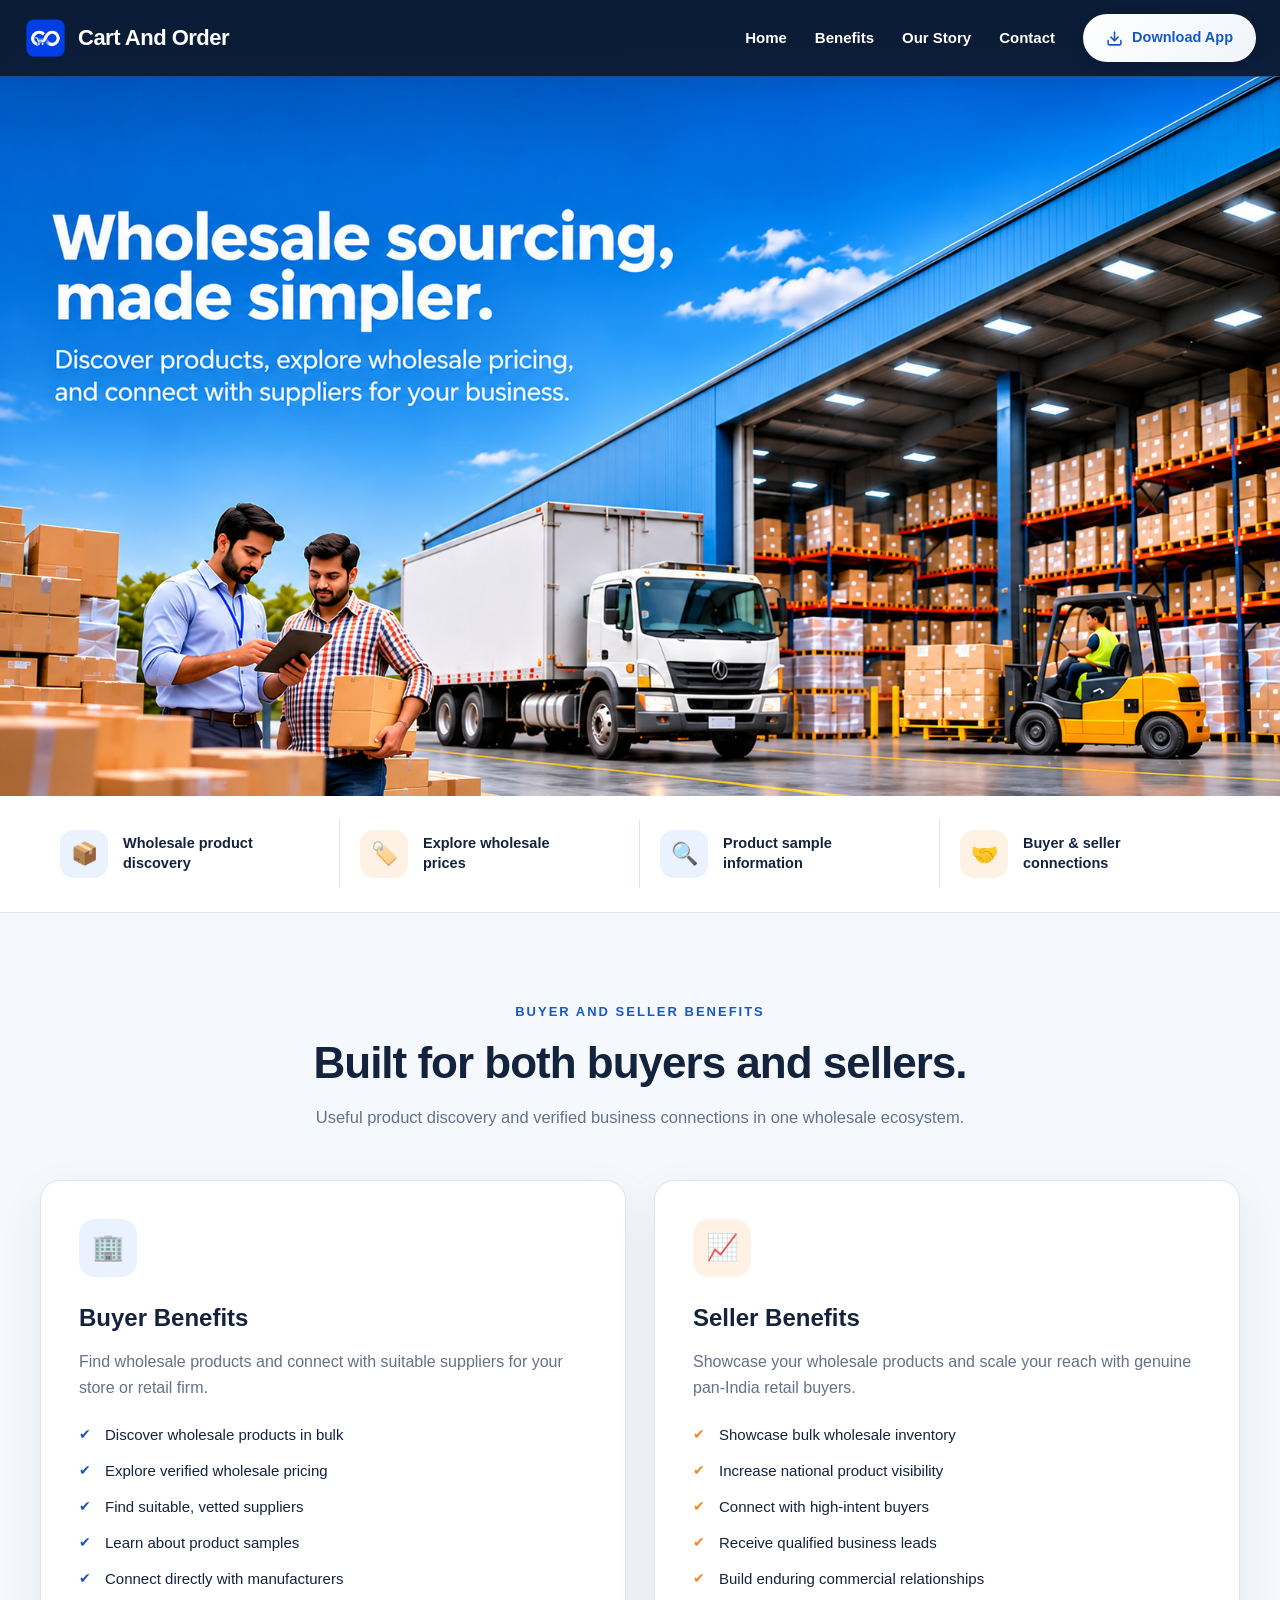
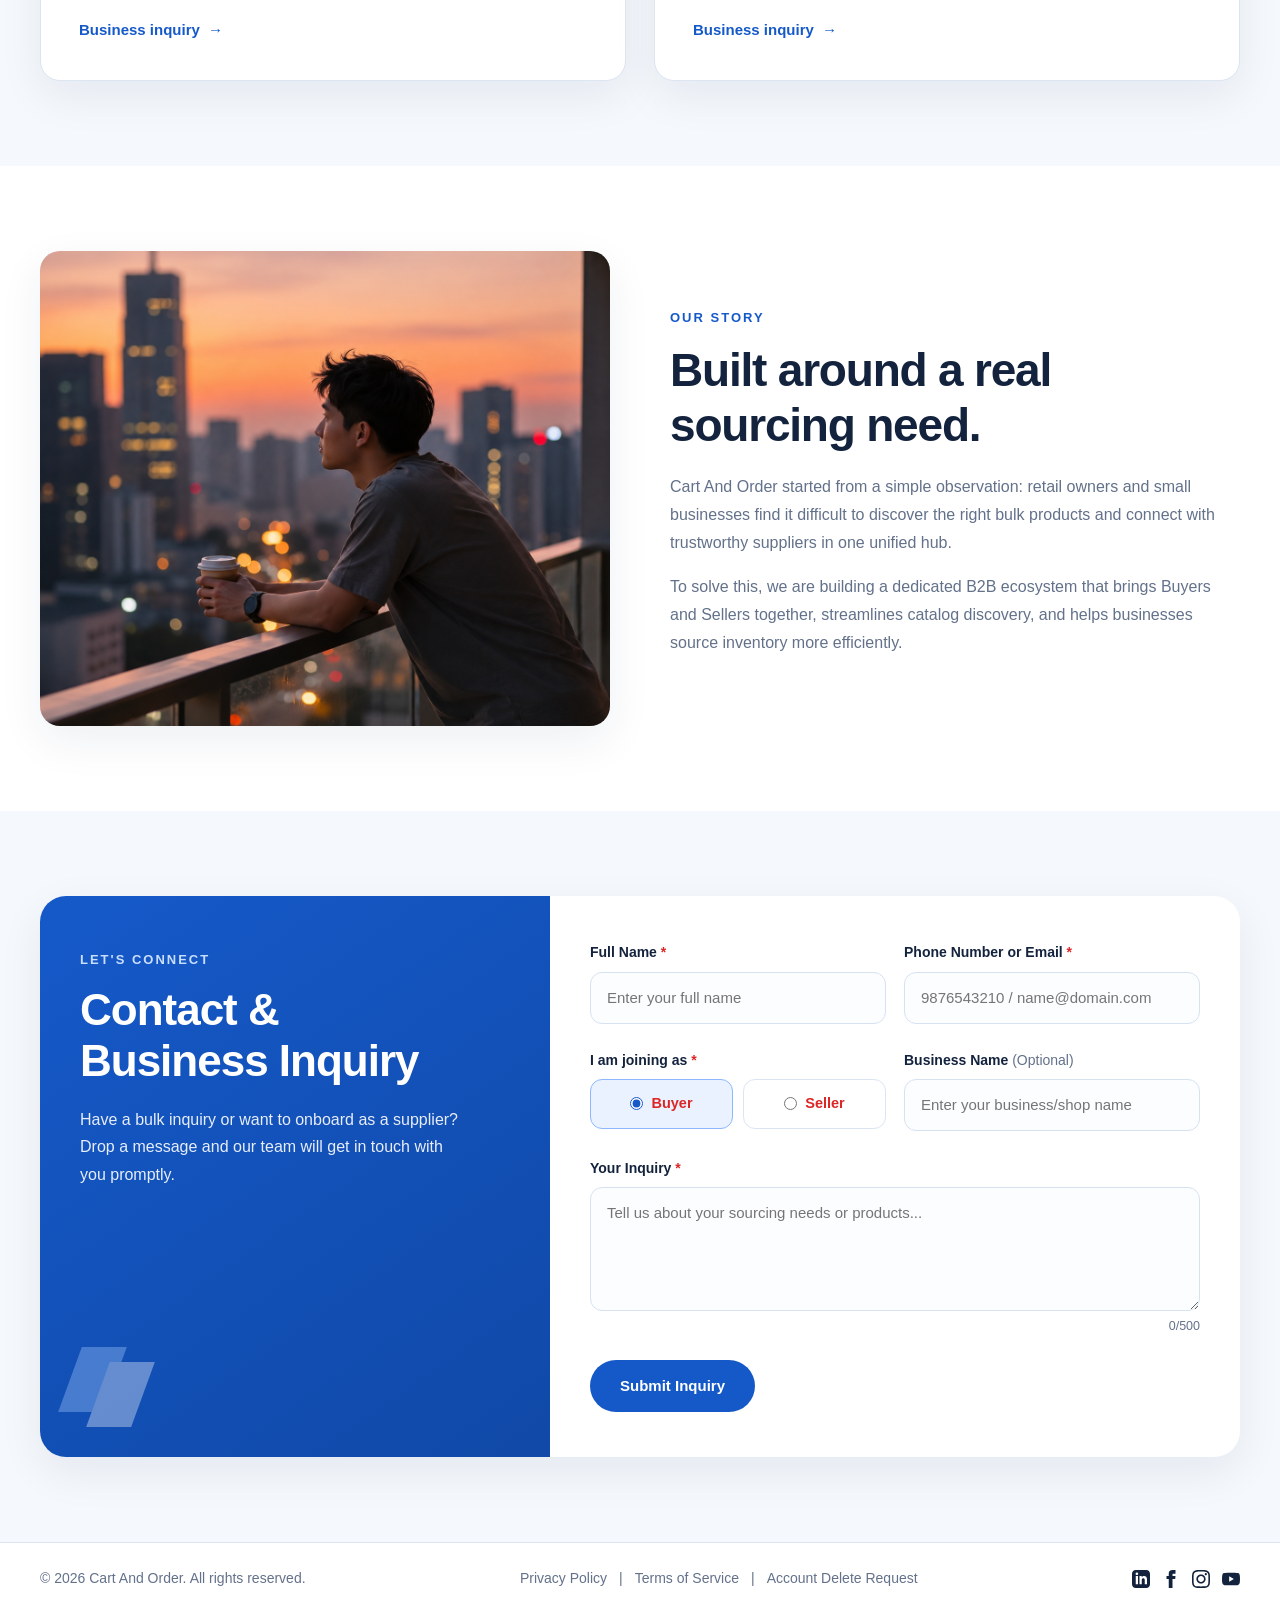
<file: index.html>
<!DOCTYPE html>
<html lang="en">
<head>
  <meta charset="UTF-8">
  <meta name="viewport" content="width=device-width, initial-scale=1.0">
  
  <!-- Primary Meta Tags & Local SEO -->
  <title>Cart And Order | B2B Wholesale Marketplace in India</title>
  <meta name="title" content="Cart And Order | B2B Wholesale Marketplace in India">
  <meta name="description" content="Cart And Order connects local business buyers and retail store owners with verified wholesale suppliers, manufacturers, and best bulk pricing across India.">
  <meta name="keywords" content="wholesale marketplace, wholesale suppliers India, B2B wholesale platform, buy wholesale online, bulk order sourcing, Cart and Order">
  <meta name="robots" content="index, follow">
  <meta name="theme-color" content="#1559c9">
  <link rel="canonical" href="https://cartandorder.com/">

  <!-- Geo & Local SEO Tags -->
  <meta name="geo.region" content="IN">
  <meta name="geo.placename" content="India">
  <meta name="distribution" content="global">

  <!-- Open Graph / Facebook -->
  <meta property="og:type" content="website">
  <meta property="og:url" content="https://cartandorder.com/">
  <meta property="og:title" content="Cart And Order | B2B Wholesale Marketplace in India">
  <meta property="og:description" content="Discover wholesale products, transparent bulk pricing, and verified manufacturers for your retail business.">
  <meta property="og:image" content="assets/hero-background.jpg">

  <!-- Twitter -->
  <meta property="twitter:card" content="summary_large_image">
  <meta property="twitter:title" content="Cart And Order | B2B Wholesale Marketplace">
  <meta property="twitter:description" content="Empowering retail owners with verified wholesale sourcing and supplier networks.">
  <meta property="twitter:image" content="assets/hero-background.jpg">

  <!-- Structured Data: Local Business / Wholesale Organization -->
  <script type="application/ld+json">
  {
    "@context": "https://schema.org",
    "@type": "WholesaleStore",
    "name": "Cart And Order",
    "url": "https://cartandorder.com",
    "logo": "https://cartandorder.com/assets/logo.png",
    "image": "https://cartandorder.com/assets/hero-background.jpg",
    "description": "B2B wholesale marketplace connecting retailers and bulk buyers with verified suppliers and competitive pricing.",
    "address": {
      "@type": "PostalAddress",
      "streetAddress": "Keshab Nagar, Mukti Ashram Burari",
      "addressLocality": "North West Delhi",
      "postalCode": "110036",
      "addressCountry": "IN"
    },
    "sameAs": [
      "https://www.instagram.com/cart_and_order?xtok=MXc2NXhkcmtyeHFmYg=="
    ]
  }
  </script>

  <link rel="stylesheet" href="./css/style.css">
  <link rel="icon" type="image/png" href="assets/logo.png">
</head>
<body>

  <!-- =========================
       NAVIGATION (Glass Transparent)
  ========================== -->
  <header class="site-header" id="siteHeader">
    <nav class="nav-container">
      <a href="#top" class="brand" aria-label="Cart and Order Home">
        <img src="assets/logo.png" alt="Cart And Order Logo" class="brand-logo" width="44" height="44">
        <span>Cart And Order</span>
      </a>

      <button class="menu-toggle" id="menuToggle" aria-label="Toggle navigation" aria-expanded="false">
        <span></span>
        <span></span>
        <span></span>
      </button>

      <div class="nav-menu" id="navMenu">
        <a href="#top">Home</a>
        <a href="#buyers">Benefits</a>
        <a href="#story">Our Story</a>
        <a href="#contact">Contact</a>
        <a href="#download" class="nav-download" id="appDownloadBtn">
          <svg class="btn-icon" viewBox="0 0 24 24" fill="none" stroke="currentColor" stroke-width="2.2" stroke-linecap="round" stroke-linejoin="round">
            <path d="M21 15v4a2 2 0 0 1-2 2H5a2 2 0 0 1-2-2v-4"></path>
            <polyline points="7 10 12 15 17 10"></polyline>
            <line x1="12" y1="15" x2="12" y2="3"></line>
          </svg>
          <span>Download App</span>
        </a>
      </div>
    </nav>
  </header>

  <main>
    <!-- ==========================================================================
         HERO SECTION (16:9 Banner - No Text Overlay, Flipkart Banner Style)
    ========================================================================== -->
    <section class="hero hero-banner-only" id="top">
      <div class="hero-image-container">
        <img src="assets/hero-background.png" alt="Cart And Order Wholesale Marketplace Banner" class="hero-img-element" width="1600" height="900" fetchpriority="high">
      </div>
    </section>

    <!-- =========================
         MARKETPLACE FEATURES
    ========================== -->
    <section class="features-strip">
      <div class="container features-grid">
        <div class="feature-item">
          <span class="feature-icon blue-icon">📦</span>
          <span>Wholesale product<br>discovery</span>
        </div>
        <div class="feature-item">
          <span class="feature-icon orange-icon">🏷️</span>
          <span>Explore wholesale<br>prices</span>
        </div>
        <div class="feature-item">
          <span class="feature-icon blue-icon">🔍</span>
          <span>Product sample<br>information</span>
        </div>
        <div class="feature-item">
          <span class="feature-icon orange-icon">🤝</span>
          <span>Buyer & seller<br>connections</span>
        </div>
      </div>
    </section>

    <!-- =========================
         BUYER & SELLER BENEFITS
    ========================== -->
    <section class="benefits-section section-padding" id="buyers">
      <div class="container">
        <div class="section-heading">
          <span class="section-label">BUYER AND SELLER BENEFITS</span>
          <h2>Built for both buyers and sellers.</h2>
          <p>Useful product discovery and verified business connections in one wholesale ecosystem.</p>
        </div>

        <div class="benefits-grid">
          <!-- Buyer Card -->
          <article class="benefit-card buyer-card">
            <div class="benefit-icon buyer-icon">🏢</div>
            <h3>Buyer Benefits</h3>
            <p>Find wholesale products and connect with suitable suppliers for your store or retail firm.</p>
            <ul>
              <li>Discover wholesale products in bulk</li>
              <li>Explore verified wholesale pricing</li>
              <li>Find suitable, vetted suppliers</li>
              <li>Learn about product samples</li>
              <li>Connect directly with manufacturers</li>
            </ul>
            <a href="#contact" class="text-link">Business inquiry <span>→</span></a>
          </article>

          <!-- Seller Card -->
          <article class="benefit-card seller-card" id="sellers">
            <div class="benefit-icon seller-icon">📈</div>
            <h3>Seller Benefits</h3>
            <p>Showcase your wholesale products and scale your reach with genuine pan-India retail buyers.</p>
            <ul>
              <li>Showcase bulk wholesale inventory</li>
              <li>Increase national product visibility</li>
              <li>Connect with high-intent buyers</li>
              <li>Receive qualified business leads</li>
              <li>Build enduring commercial relationships</li>
            </ul>
            <a href="#contact" class="text-link">Business inquiry <span>→</span></a>
          </article>
        </div>
      </div>
    </section>

    <!-- =========================
         OUR STORY
    ========================== -->
    <section class="story-section section-padding" id="story">
      <div class="container story-grid">
        <div class="story-image-wrapper">
          <img src="assets/our-story.png" alt="Cart And Order wholesale supply process" class="story-image" loading="lazy" width="600" height="500">
        </div>
        <div class="story-content">
          <span class="section-label">OUR STORY</span>
          <h2>Built around a real<br>sourcing need.</h2>
          <p>Cart And Order started from a simple observation: retail owners and small businesses find it difficult to discover the right bulk products and connect with trustworthy suppliers in one unified hub.</p>
          <p>To solve this, we are building a dedicated B2B ecosystem that brings Buyers and Sellers together, streamlines catalog discovery, and helps businesses source inventory more efficiently.</p>
        </div>
      </div>
    </section>

    <!-- =========================
         CONTACT SECTION
    ========================== -->
    <section class="contact-section section-padding" id="contact">
      <div class="container">
        <div class="contact-card">
          <div class="contact-intro">
            <span class="section-label">LET'S CONNECT</span>
            <h2>Contact &<br>Business Inquiry</h2>
            <p>Have a bulk inquiry or want to onboard as a supplier? Drop a message and our team will get in touch with you promptly.</p>
            <div class="contact-decoration">
              <span></span>
              <span></span>
            </div>
          </div>

          <div class="contact-form-wrapper">
            <form id="contactForm" novalidate>
              <div class="form-grid">
                <!-- Full Name -->
                <div class="form-group">
                  <label for="fullName">Full Name <span>*</span></label>
                  <input type="text" id="fullName" name="fullName" placeholder="Enter your full name" autocomplete="name" required minlength="2" maxlength="100">
                  <small class="error-message"></small>
                </div>

                <!-- Contact Info -->
                <div class="form-group">
                  <label for="contactInfo">Phone Number or Email <span>*</span></label>
                  <input type="text" id="contactInfo" name="contactInfo" placeholder="9876543210 / name@domain.com" autocomplete="email" required maxlength="150">
                  <small class="error-message"></small>
                </div>

                <!-- Role Selection -->
                <div class="form-group">
                  <label>I am joining as <span>*</span></label>
                  <div class="role-options">
                    <label class="role-option">
                      <input type="radio" name="role" value="Buyer" checked>
                      <span>Buyer</span>
                    </label>
                    <label class="role-option">
                      <input type="radio" name="role" value="Seller">
                      <span>Seller</span>
                    </label>
                  </div>
                </div>

                <!-- Business Name -->
                <div class="form-group">
                  <label for="businessName">Business Name <span class="optional">(Optional)</span></label>
                  <input type="text" id="businessName" name="businessName" placeholder="Enter your business/shop name" maxlength="150">
                </div>

                <!-- Inquiry Box -->
                <div class="form-group full-width">
                  <label for="inquiry">Your Inquiry <span>*</span></label>
                  <textarea id="inquiry" name="inquiry" placeholder="Tell us about your sourcing needs or products..." required minlength="10" maxlength="500" rows="4"></textarea>
                  <div class="textarea-footer">
                    <small class="error-message"></small>
                    <span id="charCount">0/500</span>
                  </div>
                </div>
              </div>

              <div class="form-footer">
                <button type="submit" class="submit-button" id="submitButton">
                  <span id="submitText">Submit Inquiry</span>
                </button>
                <p id="formMessage" class="form-message" role="status" aria-live="polite"></p>
              </div>
            </form>
          </div>
        </div>
      </div>
    </section>

    <!-- Download Anchor Tag -->
    <div id="download" class="download-anchor"></div>
  </main>

  <!-- =========================
       FOOTER
  ========================== -->
  <footer class="site-footer">
    <div class="container footer-container">
      <p class="copyright">© 2026 Cart And Order. All rights reserved.</p>
      
      <div class="footer-links">
        <a href="privacy-policy.html">Privacy Policy</a>
        <span>|</span>
        <a href="terms.html">Terms of Service</a>
        <span>|</span>
        <a href="account-deletion.html">Account Delete Request</a>
      </div>

      <div class="social-links">
        <!-- LinkedIn -->
        <!-- <a href="https://linkedin.com" target="_blank" rel="noopener noreferrer" aria-label="Follow Cart and Order on LinkedIn" class="social-icon"> -->
          <svg viewBox="0 0 24 24" width="18" height="18" fill="currentColor">
            <path d="M19 0h-14c-2.761 0-5 2.239-5 5v14c0 2.761 2.239 5 5 5h14c2.762 0 5-2.239 5-5v-14c0-2.761-2.238-5-5-5zm-11 19h-3v-11h3v11zm-1.5-12.268c-.966 0-1.75-.79-1.75-1.764s.784-1.764 1.75-1.764 1.75.79 1.75 1.764-.783 1.764-1.75 1.764zm13.5 12.268h-3v-5.604c0-3.368-4-3.113-4 0v5.604h-3v-11h3v1.765c1.396-2.586 7-2.777 7 2.476v6.759z"/>
          </svg>
        </a>

        <!-- Facebook -->
        <!-- <a href="https://facebook.com" target="_blank" rel="noopener noreferrer" aria-label="Follow Cart and Order on Facebook" class="social-icon"> -->
          <svg viewBox="0 0 24 24" width="18" height="18" fill="currentColor">
            <path d="M9 8h-3v4h3v12h5v-12h3.642l.358-4h-4v-1.667c0-.955.192-1.333 1.115-1.333h2.885v-5h-3.808c-3.596 0-5.192 1.583-5.192 4.615v3.385z"/>
          </svg>
        </a>

        <!-- Instagram -->
        <!-- <a href="https://www.instagram.com/cart_and_order?xtok=MXc2NXhkcmtyeHFmYg==" target="_blank" rel="noopener noreferrer" aria-label="Follow Cart and Order on Instagram" class="social-icon"> -->
          <svg viewBox="0 0 24 24" width="18" height="18" fill="currentColor">
            <path d="M12 2.163c3.204 0 3.584.012 4.85.07 3.252.148 4.771 1.691 4.919 4.919.058 1.265.069 1.645.069 4.849 0 3.205-.012 3.584-.069 4.849-.149 3.225-1.664 4.771-4.919 4.919-1.266.058-1.644.07-4.85.07-3.204 0-3.584-.012-4.849-.07-3.26-.149-4.771-1.699-4.919-4.92-.058-1.265-.07-1.644-.07-4.849 0-3.204.013-3.583.07-4.849.149-3.227 1.664-4.771 4.919-4.919 1.266-.057 1.645-.069 4.849-.069zm0-2.163c-3.259 0-3.667.014-4.947.072-4.358.2-6.78 2.618-6.98 6.98-.059 1.281-.073 1.689-.073 4.948 0 3.259.014 3.668.072 4.948.2 4.358 2.618 6.78 6.98 6.98 1.281.058 1.689.072 4.948.072 3.259 0 3.668-.014 4.948-.072 4.354-.2 6.782-2.618 6.979-6.98.059-1.28.073-1.689.073-4.948 0-3.259-.014-3.667-.072-4.947-.196-4.354-2.617-6.78-6.979-6.98-1.281-.059-1.69-.073-4.949-.073zm0 5.838c-3.403 0-6.162 2.759-6.162 6.162s2.759 6.163 6.162 6.163 6.162-2.759 6.162-6.163c0-3.403-2.759-6.162-6.162-6.162zm0 10.162c-2.209 0-4-1.79-4-4 0-2.209 1.791-4 4-4s4 1.791 4 4c0 2.21-1.791 4-4 4zm6.406-11.845c-.796 0-1.441.645-1.441 1.44s.645 1.44 1.441 1.44c.795 0 1.439-.645 1.439-1.44s-.644-1.44-1.439-1.44z"/>
          </svg>
        </a>

        <!-- YouTube -->
        <!-- <a href="https://youtube.com" target="_blank" rel="noopener noreferrer" aria-label="Follow Cart and Order on YouTube" class="social-icon"> -->
          <svg viewBox="0 0 24 24" width="18" height="18" fill="currentColor">
            <path d="M23.498 6.186a3.016 3.016 0 0 0-2.122-2.136C19.505 3.545 12 3.545 12 3.545s-7.505 0-9.377.505A3.017 3.017 0 0 0 .502 6.186C0 8.07 0 12 0 12s0 3.93.502 5.814a3.016 3.016 0 0 0 2.122 2.136c1.871.505 9.376.505 9.376.505s7.505 0 9.377-.505a3.015 3.015 0 0 0 2.122-2.136C24 15.93 24 12 24 12s0-3.93-.502-5.814zM9.545 15.568V8.432L15.818 12l-6.273 3.568z"/>
          </svg>
        </a>
      </div>
    </div>
  </footer>

  <script src="./js/script.js" defer></script>
</body>
</html>
</file>
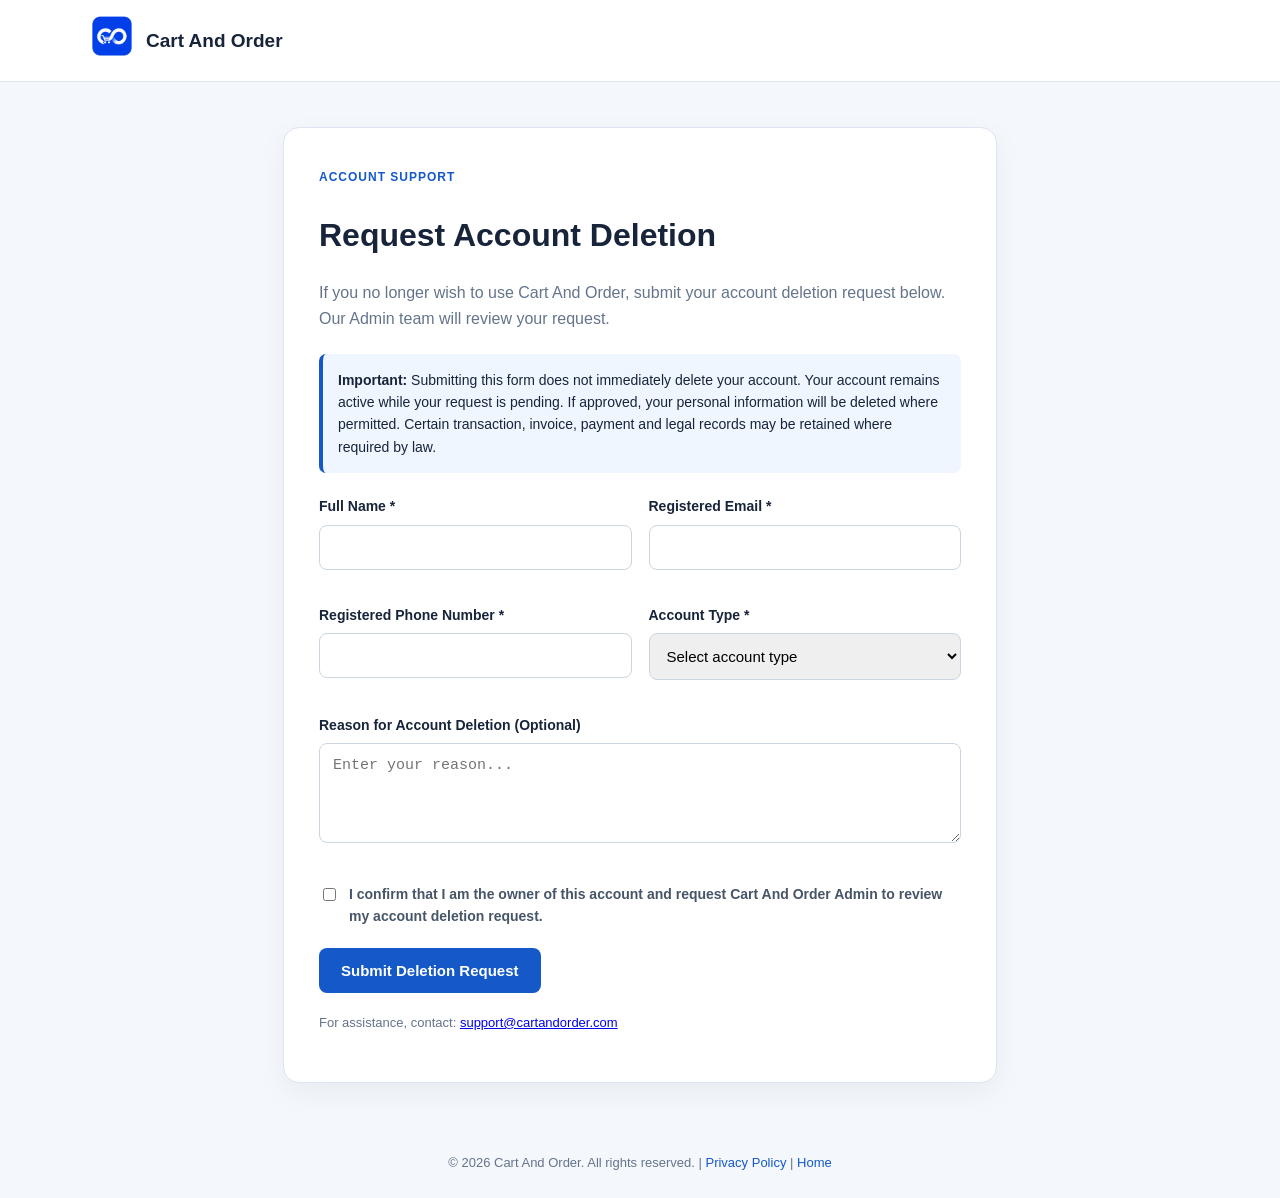
<file: account-deletion.html>
<!DOCTYPE html>
<html lang="en">
<head>
<meta charset="UTF-8">
<meta name="viewport" content="width=device-width, initial-scale=1.0">
<title>Account Deletion Request | Cart And Order</title>
<meta name="description" content="Request deletion of your Cart And Order account.">
<meta name="theme-color" content="#1559c9">
<link rel="icon" href="assets/logo.png">

<style>
*{box-sizing:border-box}
body{
  margin:0;
  font-family:Arial,sans-serif;
  background:#f4f7fc;
  color:#17243a;
  line-height:1.6;
}
header{
  background:#fff;
  border-bottom:1px solid #dce5f1;
  padding:14px 20px;
}
.nav{
  max-width:1100px;
  margin:auto;
  display:flex;
  align-items:center;
  gap:12px;
}
.nav img{width:44px;height:44px;object-fit:contain}
.nav a{
  text-decoration:none;
  color:#17243a;
  font-size:19px;
  font-weight:bold;
}
.container{
  max-width:750px;
  margin:45px auto;
  padding:0 18px;
}
.card{
  background:#fff;
  padding:35px;
  border-radius:16px;
  border:1px solid #dce5f1;
  box-shadow:0 10px 30px rgba(0,0,0,.05);
}
.tag{
  color:#1559c9;
  font-size:12px;
  font-weight:bold;
  letter-spacing:1px;
}
h1{font-size:32px;line-height:1.2}
.intro{color:#64748b}
.notice{
  background:#eff6ff;
  border-left:4px solid #1559c9;
  padding:15px;
  border-radius:7px;
  margin:22px 0;
  font-size:14px;
}
.grid{
  display:grid;
  grid-template-columns:1fr 1fr;
  gap:17px;
}
.field{margin-bottom:17px}
.full{grid-column:1/-1}
label{
  display:block;
  font-weight:bold;
  font-size:14px;
  margin-bottom:7px;
}
input,select,textarea{
  width:100%;
  padding:13px;
  border:1px solid #cbd5e1;
  border-radius:8px;
  font-size:15px;
}
textarea{min-height:100px;resize:vertical}
input:focus,select:focus,textarea:focus{
  outline:2px solid #1559c9;
}
.confirm{
  display:flex;
  align-items:flex-start;
  gap:10px;
  margin:15px 0 20px;
  font-size:14px;
  color:#475569;
}
.confirm input{width:auto;margin-top:5px}
button{
  background:#1559c9;
  color:white;
  border:0;
  border-radius:8px;
  padding:14px 22px;
  font-size:15px;
  font-weight:bold;
  cursor:pointer;
}
button:disabled{opacity:.6;cursor:not-allowed}
#formStatus{font-size:14px;margin-top:15px}
footer{
  text-align:center;
  padding:25px;
  color:#64748b;
  font-size:13px;
}
footer a{color:#1559c9;text-decoration:none}
@media(max-width:600px){
  .container{margin:25px auto}
  .card{padding:22px}
  .grid{grid-template-columns:1fr}
  .full{grid-column:auto}
  h1{font-size:27px}
}
</style>
</head>

<body>

<header>
  <nav class="nav">
    <a href="https://cartandorder.com/">
      <img src="assets/logo.png" alt="Cart And Order Logo">
    </a>
    <a href="https://cartandorder.com/">Cart And Order</a>
  </nav>
</header>

<main class="container">
<section class="card">

  <span class="tag">ACCOUNT SUPPORT</span>
  <h1>Request Account Deletion</h1>

  <p class="intro">
    If you no longer wish to use Cart And Order,
    submit your account deletion request below.
    Our Admin team will review your request.
  </p>

  <div class="notice">
    <strong>Important:</strong>
    Submitting this form does not immediately delete
    your account. Your account remains active while
    your request is pending. If approved, your personal
    information will be deleted where permitted.
    Certain transaction, invoice, payment and legal
    records may be retained where required by law.
  </div>

  <form id="deletionForm">

    <div class="grid">

      <div class="field">
        <label for="fullName">Full Name *</label>
        <input id="fullName" type="text"
          maxlength="100" required>
      </div>

      <div class="field">
        <label for="email">Registered Email *</label>
        <input id="email" type="email"
          maxlength="150" required>
      </div>

      <div class="field">
        <label for="phone">Registered Phone Number *</label>
        <input id="phone" type="tel"
          maxlength="20" required>
      </div>

      <div class="field">
        <label for="role">Account Type *</label>
        <select id="role" required>
          <option value="">Select account type</option>
          <option value="Buyer">Buyer</option>
          <option value="Seller">Seller</option>
        </select>
      </div>

      <div class="field full">
        <label for="reason">
          Reason for Account Deletion (Optional)
        </label>
        <textarea id="reason" maxlength="1000"
          placeholder="Enter your reason..."></textarea>
      </div>

    </div>

    <label class="confirm">
      <input type="checkbox" id="confirmation" required>
      <span>
        I confirm that I am the owner of this account
        and request Cart And Order Admin to review
        my account deletion request.
      </span>
    </label>

    <button type="submit" id="submitButton">
      Submit Deletion Request
    </button>

    <p id="formStatus" role="status"
       aria-live="polite"></p>

  </form>

  <p style="font-size:13px;color:#64748b;margin-top:20px">
    For assistance, contact:
    <a href="mailto:support@cartandorder.com">
      support@cartandorder.com
    </a>
  </p>

</section>
</main>

<footer>
  © 2026 Cart And Order. All rights reserved.
  |
  <a href="privacy-policy.html">Privacy Policy</a>
  |
  <a href="https://cartandorder.com/">Home</a>
</footer>

<script>
const APPS_SCRIPT_URL =
"https://script.google.com/macros/s/AKfycbyFHM5oTaWfDjSsNTSt5HePDtrmSZnFyqrCx-xyOHi2CrorKf_Iuk_bEAEHYiA4YWTk/exec";

const form = document.getElementById("deletionForm");
const button = document.getElementById("submitButton");
const status = document.getElementById("formStatus");

form.addEventListener("submit", async function(event){

  event.preventDefault();

  if(!form.reportValidity()) return;

  const fullName =
    document.getElementById("fullName").value.trim();

  const email =
    document.getElementById("email").value.trim();

  const phone =
    document.getElementById("phone").value.trim();

  const role =
    document.getElementById("role").value;

  const reason =
    document.getElementById("reason").value.trim();

  const payload = {
    requestType: "Account Deletion Request",
    fullName: fullName,
    contactInfo: email,
    phone: phone,
    role: role,
    businessName: "",
    inquiry:
      "ACCOUNT DELETION REQUEST\n" +
      "Registered Email: " + email + "\n" +
      "Registered Phone: " + phone + "\n" +
      "Account Type: " + role + "\n" +
      "Reason: " + (reason || "Not provided") + "\n" +
      "Admin must verify ownership and approve before deletion."
  };

  button.disabled = true;
  button.textContent = "Submitting...";
  status.textContent = "";

  try{

    const formData = new URLSearchParams();

    Object.keys(payload).forEach(key => {
      formData.append(key,payload[key]);
    });

    await fetch(APPS_SCRIPT_URL,{
      method:"POST",
      mode:"no-cors",
      headers:{
        "Content-Type":"application/x-www-form-urlencoded"
      },
      body:formData
    });

    status.style.color="#166534";
    status.textContent =
      "Your request has been sent for Admin review. " +
      "Your account will not be deleted until it is verified and approved.";

    form.reset();

  }catch(error){

    console.error(error);

    status.style.color="#b91c1c";
    status.textContent =
      "Unable to submit your request. Please try again later.";

  }finally{

    button.disabled=false;
    button.textContent="Submit Deletion Request";

  }

});
</script>

</body>
</html>
</file>
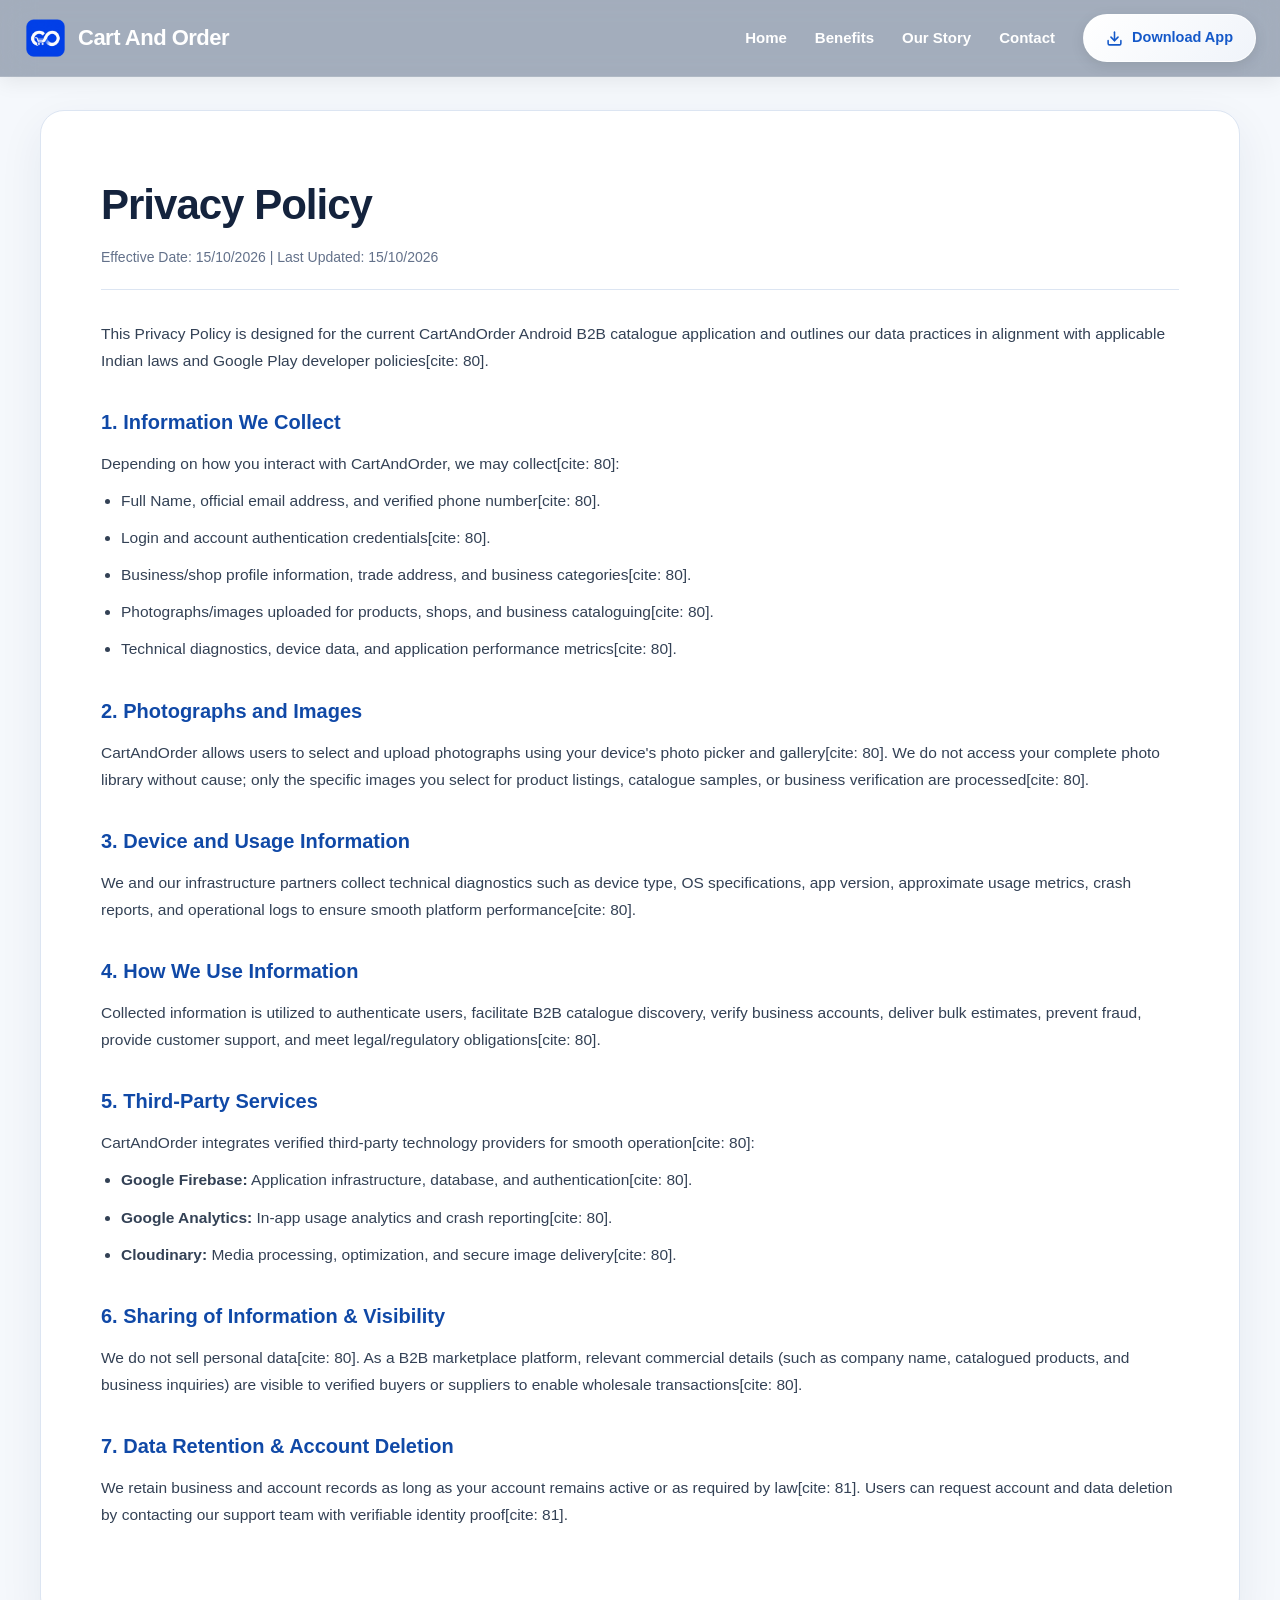
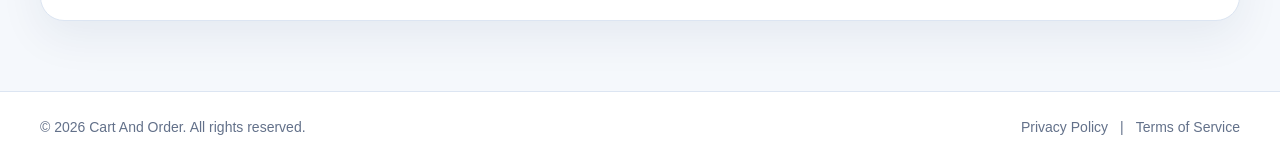
<file: privacy-policy.html>
<!DOCTYPE html>
<html lang="en">
<head>
  <meta charset="UTF-8">
  <meta name="viewport" content="width=device-width, initial-scale=1.0">
  <title>Privacy Policy | Cart And Order</title>
  <meta name="description" content="Privacy Policy for Cart And Order Android B2B catalogue application.">
  <meta name="robots" content="index, follow">
  <link rel="stylesheet" href="./css/style.css">
  <link rel="icon" type="image/png" href="assets/logo.png">
</head>
<body>

  <!-- Navigation -->
  <header class="site-header scrolled" id="siteHeader">
    <nav class="nav-container">
      <a href="index.html#top" class="brand">
        <img src="assets/logo.png" alt="Cart And Order Logo" class="brand-logo" width="44" height="44">
        <span>Cart And Order</span>
      </a>

      <button class="menu-toggle" id="menuToggle" aria-label="Toggle navigation" aria-expanded="false">
        <span></span>
        <span></span>
        <span></span>
      </button>

      <div class="nav-menu" id="navMenu">
        <a href="index.html#top">Home</a>
        <a href="index.html#buyers">Benefits</a>
        <a href="index.html#story">Our Story</a>
        <a href="index.html#contact">Contact</a>
        <a href="index.html#download" class="nav-download">
          <svg class="btn-icon" viewBox="0 0 24 24" fill="none" stroke="currentColor" stroke-width="2.2" stroke-linecap="round" stroke-linejoin="round">
            <path d="M21 15v4a2 2 0 0 1-2 2H5a2 2 0 0 1-2-2v-4"></path>
            <polyline points="7 10 12 15 17 10"></polyline>
            <line x1="12" y1="15" x2="12" y2="3"></line>
          </svg>
          <span>Download App</span>
        </a>
      </div>
    </nav>
  </header>

  <main class="legal-main">
    <div class="container">
      <div class="legal-card">
        <h1>Privacy Policy</h1>
        <div class="legal-meta">
          <span>Effective Date: 15/10/2026</span> | <span>Last Updated: 15/10/2026</span>
        </div>

        <div class="legal-section">
          <p>This Privacy Policy is designed for the current CartAndOrder Android B2B catalogue application and outlines our data practices in alignment with applicable Indian laws and Google Play developer policies[cite: 80].</p>
        </div>

        <div class="legal-section">
          <h2>1. Information We Collect</h2>
          <p>Depending on how you interact with CartAndOrder, we may collect[cite: 80]:</p>
          <ul>
            <li>Full Name, official email address, and verified phone number[cite: 80].</li>
            <li>Login and account authentication credentials[cite: 80].</li>
            <li>Business/shop profile information, trade address, and business categories[cite: 80].</li>
            <li>Photographs/images uploaded for products, shops, and business cataloguing[cite: 80].</li>
            <li>Technical diagnostics, device data, and application performance metrics[cite: 80].</li>
          </ul>
        </div>

        <div class="legal-section">
          <h2>2. Photographs and Images</h2>
          <p>CartAndOrder allows users to select and upload photographs using your device's photo picker and gallery[cite: 80]. We do not access your complete photo library without cause; only the specific images you select for product listings, catalogue samples, or business verification are processed[cite: 80].</p>
        </div>

        <div class="legal-section">
          <h2>3. Device and Usage Information</h2>
          <p>We and our infrastructure partners collect technical diagnostics such as device type, OS specifications, app version, approximate usage metrics, crash reports, and operational logs to ensure smooth platform performance[cite: 80].</p>
        </div>

        <div class="legal-section">
          <h2>4. How We Use Information</h2>
          <p>Collected information is utilized to authenticate users, facilitate B2B catalogue discovery, verify business accounts, deliver bulk estimates, prevent fraud, provide customer support, and meet legal/regulatory obligations[cite: 80].</p>
        </div>

        <div class="legal-section">
          <h2>5. Third-Party Services</h2>
          <p>CartAndOrder integrates verified third-party technology providers for smooth operation[cite: 80]:</p>
          <ul>
            <li><strong>Google Firebase:</strong> Application infrastructure, database, and authentication[cite: 80].</li>
            <li><strong>Google Analytics:</strong> In-app usage analytics and crash reporting[cite: 80].</li>
            <li><strong>Cloudinary:</strong> Media processing, optimization, and secure image delivery[cite: 80].</li>
          </ul>
        </div>

        <div class="legal-section">
          <h2>6. Sharing of Information & Visibility</h2>
          <p>We do not sell personal data[cite: 80]. As a B2B marketplace platform, relevant commercial details (such as company name, catalogued products, and business inquiries) are visible to verified buyers or suppliers to enable wholesale transactions[cite: 80].</p>
        </div>

        <div class="legal-section">
          <h2>7. Data Retention & Account Deletion</h2>
          <p>We retain business and account records as long as your account remains active or as required by law[cite: 81]. Users can request account and data deletion by contacting our support team with verifiable identity proof[cite: 81].</p>
        </div>


      </div>
    </div>
  </main>

  <!-- Footer -->
  <footer class="site-footer">
    <div class="container footer-container">
      <p class="copyright">© 2026 Cart And Order. All rights reserved.</p>
      <div class="footer-links">
        <a href="privacy-policy.html">Privacy Policy</a>
        <span>|</span>
        <a href="terms.html">Terms of Service</a>
      </div>
    </div>
  </footer>

  <script src="./js/script.js" defer></script>
</body>
</html>
</file>
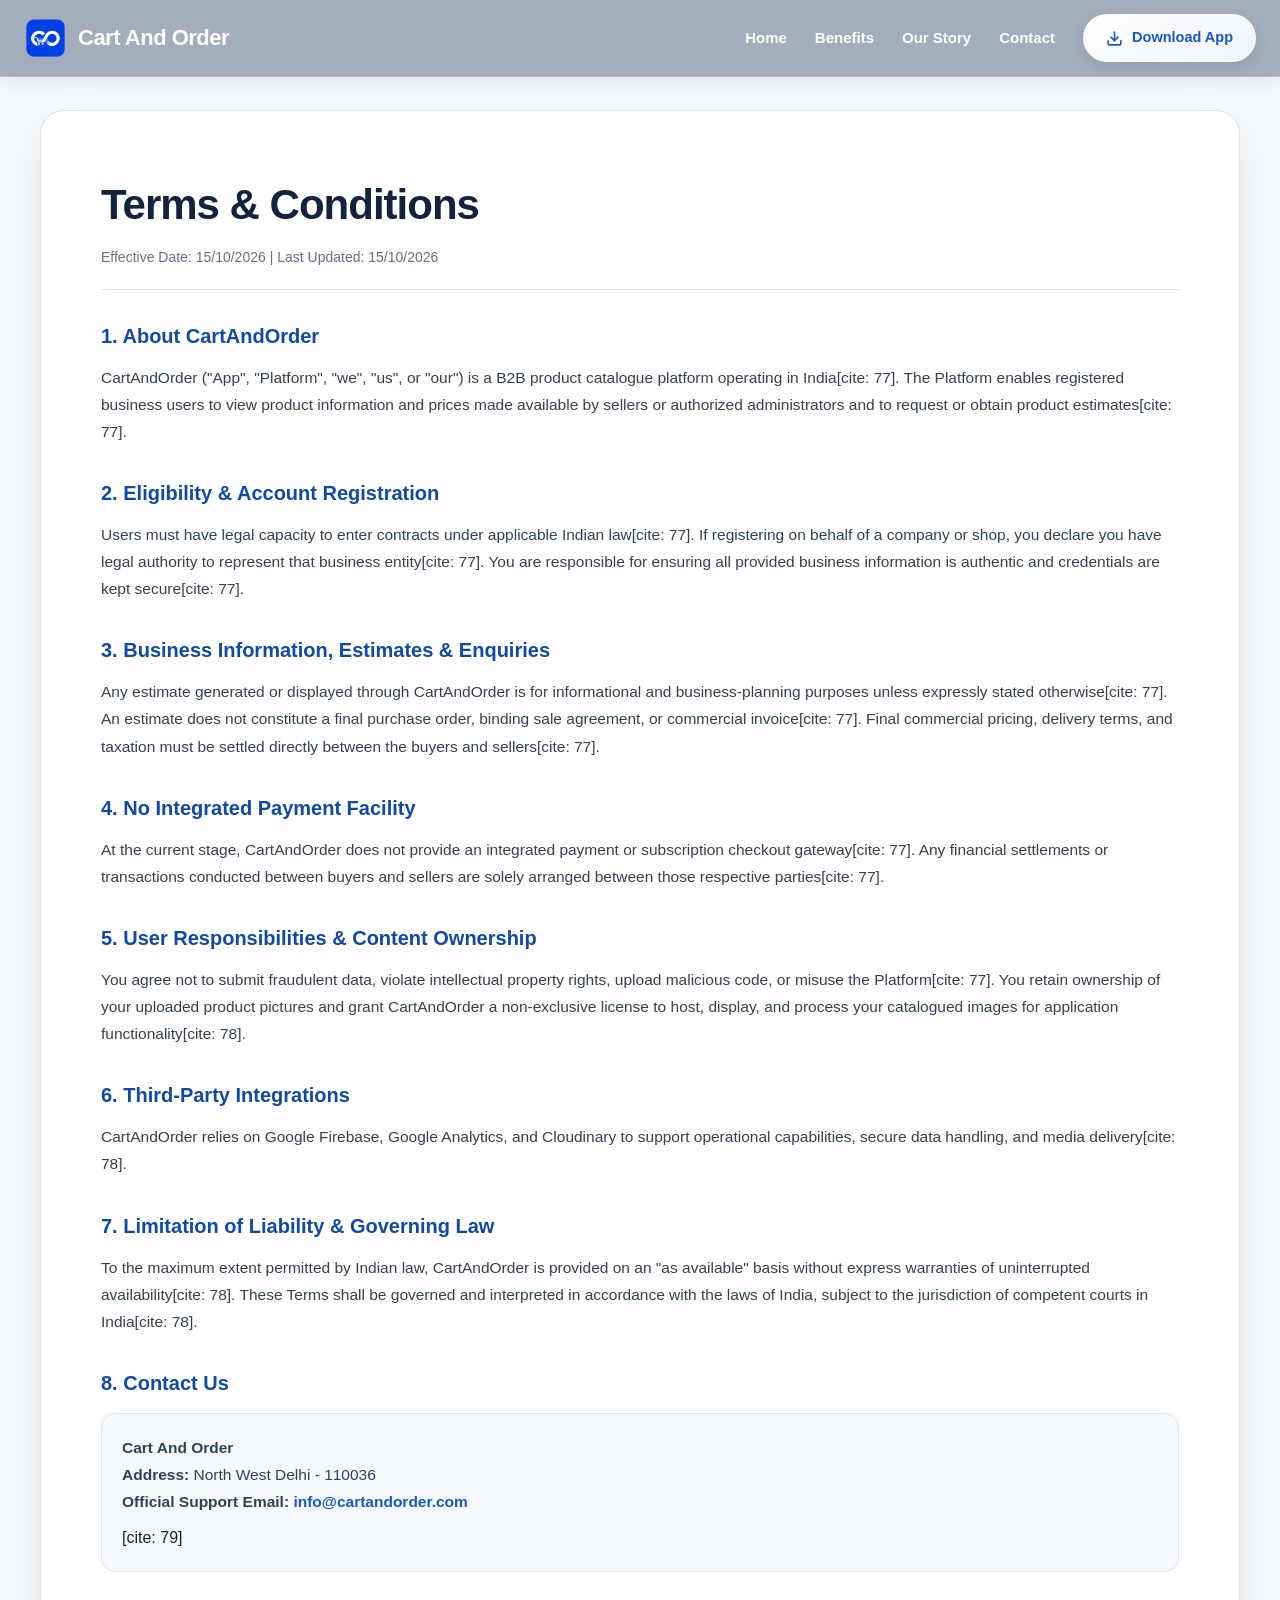
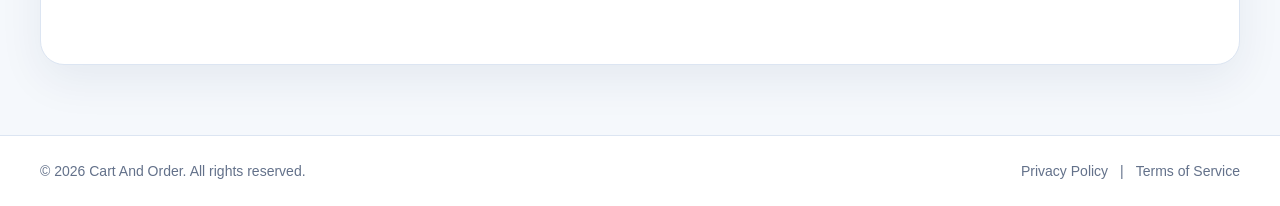
<file: terms.html>
<!DOCTYPE html>
<html lang="en">
<head>
  <meta charset="UTF-8">
  <meta name="viewport" content="width=device-width, initial-scale=1.0">
  <title>Terms & Conditions | Cart And Order</title>
  <meta name="description" content="Terms and Conditions for Cart And Order B2B wholesale platform.">
  <meta name="robots" content="index, follow">
  <link rel="stylesheet" href="./css/style.css">
  <link rel="icon" type="image/png" href="assets/logo.png">
</head>
<body>

  <!-- Navigation -->
  <header class="site-header scrolled" id="siteHeader">
    <nav class="nav-container">
      <a href="index.html#top" class="brand">
        <img src="assets/logo.png" alt="Cart And Order Logo" class="brand-logo" width="44" height="44">
        <span>Cart And Order</span>
      </a>

      <button class="menu-toggle" id="menuToggle" aria-label="Toggle navigation" aria-expanded="false">
        <span></span>
        <span></span>
        <span></span>
      </button>

      <div class="nav-menu" id="navMenu">
        <a href="index.html#top">Home</a>
        <a href="index.html#buyers">Benefits</a>
        <a href="index.html#story">Our Story</a>
        <a href="index.html#contact">Contact</a>
        <a href="index.html#download" class="nav-download">
          <svg class="btn-icon" viewBox="0 0 24 24" fill="none" stroke="currentColor" stroke-width="2.2" stroke-linecap="round" stroke-linejoin="round">
            <path d="M21 15v4a2 2 0 0 1-2 2H5a2 2 0 0 1-2-2v-4"></path>
            <polyline points="7 10 12 15 17 10"></polyline>
            <line x1="12" y1="15" x2="12" y2="3"></line>
          </svg>
          <span>Download App</span>
        </a>
      </div>
    </nav>
  </header>

  <main class="legal-main">
    <div class="container">
      <div class="legal-card">
        <h1>Terms & Conditions</h1>
        <div class="legal-meta">
          <span>Effective Date: 15/10/2026</span> | <span>Last Updated: 15/10/2026</span>
        </div>

        <div class="legal-section">
          <h2>1. About CartAndOrder</h2>
          <p>CartAndOrder ("App", "Platform", "we", "us", or "our") is a B2B product catalogue platform operating in India[cite: 77]. The Platform enables registered business users to view product information and prices made available by sellers or authorized administrators and to request or obtain product estimates[cite: 77].</p>
        </div>

        <div class="legal-section">
          <h2>2. Eligibility & Account Registration</h2>
          <p>Users must have legal capacity to enter contracts under applicable Indian law[cite: 77]. If registering on behalf of a company or shop, you declare you have legal authority to represent that business entity[cite: 77]. You are responsible for ensuring all provided business information is authentic and credentials are kept secure[cite: 77].</p>
        </div>

        <div class="legal-section">
          <h2>3. Business Information, Estimates & Enquiries</h2>
          <p>Any estimate generated or displayed through CartAndOrder is for informational and business-planning purposes unless expressly stated otherwise[cite: 77]. An estimate does not constitute a final purchase order, binding sale agreement, or commercial invoice[cite: 77]. Final commercial pricing, delivery terms, and taxation must be settled directly between the buyers and sellers[cite: 77].</p>
        </div>

        <div class="legal-section">
          <h2>4. No Integrated Payment Facility</h2>
          <p>At the current stage, CartAndOrder does not provide an integrated payment or subscription checkout gateway[cite: 77]. Any financial settlements or transactions conducted between buyers and sellers are solely arranged between those respective parties[cite: 77].</p>
        </div>

        <div class="legal-section">
          <h2>5. User Responsibilities & Content Ownership</h2>
          <p>You agree not to submit fraudulent data, violate intellectual property rights, upload malicious code, or misuse the Platform[cite: 77]. You retain ownership of your uploaded product pictures and grant CartAndOrder a non-exclusive license to host, display, and process your catalogued images for application functionality[cite: 78].</p>
        </div>

        <div class="legal-section">
          <h2>6. Third-Party Integrations</h2>
          <p>CartAndOrder relies on Google Firebase, Google Analytics, and Cloudinary to support operational capabilities, secure data handling, and media delivery[cite: 78].</p>
        </div>

        <div class="legal-section">
          <h2>7. Limitation of Liability & Governing Law</h2>
          <p>To the maximum extent permitted by Indian law, CartAndOrder is provided on an "as available" basis without express warranties of uninterrupted availability[cite: 78]. These Terms shall be governed and interpreted in accordance with the laws of India, subject to the jurisdiction of competent courts in India[cite: 78].</p>
        </div>

        <div class="legal-section">
          <h2>8. Contact Us</h2>
          <div class="legal-box">
            <p><strong>Cart And Order</strong><br>
            <strong>Address:</strong> North West Delhi - 110036<br>
             
            <strong>Official Support Email:</strong> <a href="info@cartandorder.com" style="color:var(--blue); font-weight:600;">info@cartandorder.com  </a></p>[cite: 79]
          </div>
        </div>

      </div>
    </div>
  </main>

  <!-- Footer -->
  <footer class="site-footer">
    <div class="container footer-container">
      <p class="copyright">© 2026 Cart And Order. All rights reserved.</p>
      <div class="footer-links">
        <a href="privacy-policy.html">Privacy Policy</a>
        <span>|</span>
        <a href="terms.html">Terms of Service</a>
      </div>
    </div>
  </footer>

  <script src="./js/script.js" defer></script>
</body>
</html>
</file>
<file: css/style.css>
/* ==========================================================================
   CART AND ORDER - COMPLETE STYLESHEET
   Clean, Modern, Fully Responsive & Local SEO Ready
   ========================================================================== */

:root {
  --blue: #1559c9;
  --blue-dark: #1049a7;
  --blue-deep: #0d3f94;
  --blue-light: #eaf2ff;
  --orange: #f08a1c;
  --orange-light: #fff2e4;
  --ink: #14233d;
  --muted: #63718a;
  --line: #dce5f2;
  --surface: #ffffff;
  --page: #f5f8fc;
  --font: -apple-system, BlinkMacSystemFont, "Segoe UI", Roboto, Helvetica, Arial, sans-serif;
  --container: 1200px;
  --radius: 20px;
  --shadow: 0 15px 45px rgba(17, 45, 85, 0.07);
}

/* Base Reset */
*, *::before, *::after {
  margin: 0;
  padding: 0;
  box-sizing: border-box;
}

html {
  scroll-behavior: smooth;
  scroll-padding-top: 90px;
}

body {
  font-family: var(--font);
  color: var(--ink);
  background: var(--page);
  line-height: 1.6;
  overflow-x: hidden;
  -webkit-font-smoothing: antialiased;
}

img {
  max-width: 100%;
  height: auto;
  display: block;
}

a {
  color: inherit;
  text-decoration: none;
}

button, input, textarea {
  font: inherit;
}

button {
  cursor: pointer;
  border: none;
  background: none;
}

.container {
  width: min(var(--container), calc(100% - 40px));
  margin-inline: auto;
}

.section-padding {
  padding: 85px 0;
}

/* ==========================================================================
   HEADER & NAVIGATION (Glassmorphism Transparent Style)
   ========================================================================== */
.site-header {
  position: fixed;
  top: 0;
  left: 0;
  width: 100%;
  z-index: 1000;
  background: rgba(13, 35, 71, 0.35);
  backdrop-filter: blur(16px);
  -webkit-backdrop-filter: blur(16px);
  border-bottom: 1px solid rgba(255, 255, 255, 0.12);
  box-shadow: 0 4px 20px rgba(0, 0, 0, 0.08);
  transition: all 0.3s ease;
}

.site-header.scrolled {
  background: rgba(13, 35, 71, 0.65);
  backdrop-filter: blur(20px);
  -webkit-backdrop-filter: blur(20px);
  border-bottom: 1px solid rgba(255, 255, 255, 0.18);
  box-shadow: 0 8px 32px rgba(0, 0, 0, 0.16);
}

.nav-container {
  max-width: 1400px;
  margin: auto;
  padding: 12px 24px;
  display: flex;
  align-items: center;
  justify-content: space-between;
  min-height: 76px;
}

.brand {
  display: flex;
  align-items: center;
  gap: 12px;
  color: #ffffff;
  font-size: 22px;
  font-weight: 800;
  letter-spacing: -0.5px;
}

.site-header.scrolled .brand {
  color: #ffffff;
}

.brand-logo {
  width: 42px;
  height: 42px;
  object-fit: contain;
}

.nav-menu {
  display: flex;
  align-items: center;
  gap: 28px;
}

.nav-menu > a:not(.nav-download) {
  color: #ffffff;
  font-size: 15px;
  font-weight: 600;
  transition: color 0.2s ease, transform 0.2s ease;
}

.site-header.scrolled .nav-menu > a:not(.nav-download) {
  color: #ffffff;
}

.nav-menu > a:not(.nav-download):hover,
.site-header.scrolled .nav-menu > a:not(.nav-download):hover {
  color: #61b1ff;
  transform: translateY(-1px);
}

/* ==========================================================================
   APP DOWNLOAD BUTTON (Modern UI/UX Style)
   ========================================================================== */
.nav-download {
  display: inline-flex;
  align-items: center;
  justify-content: center;
  gap: 9px;
  padding: 11px 22px;
  border-radius: 50px;
  background: linear-gradient(135deg, #ffffff 0%, #f0f4fa 100%);
  color: var(--blue);
  font-size: 14.5px;
  font-weight: 700;
  border: 1px solid rgba(255, 255, 255, 0.8);
  box-shadow: 0 4px 14px rgba(0, 0, 0, 0.1);
  transition: all 0.25s cubic-bezier(0.16, 1, 0.3, 1);
}

.nav-download .btn-icon {
  width: 17px;
  height: 17px;
  transition: transform 0.25s ease;
}

.site-header.scrolled .nav-download {
  background: linear-gradient(135deg, var(--blue) 0%, var(--blue-dark) 100%);
  color: #ffffff;
  border-color: transparent;
  box-shadow: 0 4px 14px rgba(21, 89, 201, 0.3);
}

.nav-download:hover {
  transform: translateY(-2px);
  box-shadow: 0 7px 20px rgba(21, 89, 201, 0.25);
}

.nav-download:hover .btn-icon {
  transform: translateY(2px);
}

.menu-toggle {
  display: none;
  flex-direction: column;
  justify-content: center;
  gap: 5px;
  width: 40px;
  height: 40px;
  padding: 6px;
  color: #ffffff;
}

.site-header.scrolled .menu-toggle {
  color: #ffffff;
}

.menu-toggle span {
  width: 24px;
  height: 2.5px;
  background: currentColor;
  border-radius: 4px;
  transition: 0.25s ease;
}

/* ==========================================================================
   HERO SECTION (Strict 16:9 Aspect Ratio Banner - No Stretch, No Text)
   ========================================================================== */
.hero.hero-banner-only {
  width: 100%;
  position: relative;
  background-color: #0b1a30;
  padding-top: 76px;
  display: flex;
  justify-content: center;
  align-items: center;
  overflow: hidden;
}

.hero-image-container {
  width: 100%;
  max-width: 100%;
  aspect-ratio: 16 / 9;
  position: relative;
  overflow: hidden;
  display: flex;
  align-items: center;
  justify-content: center;
  background: #0d2347;
}

.hero-img-element {
  width: 100%;
  height: 100%;
  object-fit: cover;
  object-position: center center;
  display: block;
}

/* ==========================================================================
   FEATURES STRIP
   ========================================================================== */
.features-strip {
  background: #ffffff;
  padding: 24px 0;
  border-bottom: 1px solid var(--line);
}

.features-grid {
  display: grid;
  grid-template-columns: repeat(4, 1fr);
  align-items: center;
}

.feature-item {
  display: flex;
  align-items: center;
  gap: 15px;
  padding: 10px 20px;
  font-size: 14.5px;
  font-weight: 700;
  line-height: 1.35;
  border-right: 1px solid var(--line);
}

.feature-item:last-child {
  border-right: none;
}

.feature-icon {
  flex-shrink: 0;
  width: 48px;
  height: 48px;
  border-radius: 14px;
  display: grid;
  place-items: center;
  font-size: 22px;
}

.blue-icon {
  background: var(--blue-light);
}

.orange-icon {
  background: var(--orange-light);
}

/* ==========================================================================
   BENEFITS SECTION
   ========================================================================== */
.section-heading {
  text-align: center;
  max-width: 720px;
  margin: 0 auto 50px;
}

.section-label {
  display: inline-block;
  color: var(--blue);
  font-size: 13px;
  font-weight: 800;
  letter-spacing: 2px;
  margin-bottom: 14px;
}

.section-heading h2 {
  font-size: clamp(30px, 3.8vw, 44px);
  line-height: 1.2;
  letter-spacing: -1px;
  margin-bottom: 14px;
}

.section-heading p {
  color: var(--muted);
  font-size: 16.5px;
}

.benefits-grid {
  display: grid;
  grid-template-columns: repeat(2, 1fr);
  gap: 28px;
}

.benefit-card {
  background: #ffffff;
  border: 1px solid var(--line);
  border-radius: var(--radius);
  padding: 38px;
  box-shadow: var(--shadow);
  transition: transform 0.25s ease, box-shadow 0.25s ease;
}

.benefit-card:hover {
  transform: translateY(-4px);
  box-shadow: 0 20px 45px rgba(17, 45, 85, 0.1);
}

.benefit-icon {
  width: 58px;
  height: 58px;
  display: grid;
  place-items: center;
  border-radius: 16px;
  font-size: 26px;
  margin-bottom: 22px;
}

.buyer-icon {
  background: var(--blue-light);
}

.seller-icon {
  background: var(--orange-light);
}

.benefit-card h3 {
  font-size: 24px;
  margin-bottom: 12px;
}

.benefit-card p {
  color: var(--muted);
  margin-bottom: 22px;
}

.benefit-card ul {
  list-style: none;
  margin-bottom: 26px;
}

.benefit-card li {
  position: relative;
  padding-left: 26px;
  margin-bottom: 12px;
  color: var(--ink);
  font-size: 15px;
}

.benefit-card li::before {
  content: "✔";
  position: absolute;
  left: 0;
  top: 0;
  font-size: 14px;
}

.buyer-card li::before {
  color: var(--blue);
}

.seller-card li::before {
  color: var(--orange);
}

.text-link {
  display: inline-flex;
  align-items: center;
  gap: 8px;
  color: var(--blue);
  font-weight: 700;
  font-size: 15px;
}

.text-link span {
  transition: transform 0.2s ease;
}

.text-link:hover span {
  transform: translateX(4px);
}

/* ==========================================================================
   OUR STORY
   ========================================================================== */
.story-section {
  background: #ffffff;
}

.story-grid {
  display: grid;
  grid-template-columns: 1fr 1fr;
  align-items: center;
  gap: 60px;
}

.story-image-wrapper {
  overflow: hidden;
  border-radius: 20px;
  background: var(--blue-light);
  box-shadow: var(--shadow);
}

.story-image {
  width: 100%;
  aspect-ratio: 1.2 / 1;
  object-fit: cover;
  transition: transform 0.4s ease;
}

.story-image-wrapper:hover .story-image {
  transform: scale(1.02);
}

.story-content h2 {
  font-size: clamp(32px, 3.6vw, 46px);
  line-height: 1.2;
  letter-spacing: -1.2px;
  margin-bottom: 20px;
}

.story-content p {
  color: var(--muted);
  font-size: 16px;
  line-height: 1.75;
  margin-bottom: 16px;
}

/* ==========================================================================
   CONTACT SECTION
   ========================================================================== */
.contact-section {
  background: var(--page);
}

.contact-card {
  display: grid;
  grid-template-columns: 0.85fr 1.15fr;
  background: #ffffff;
  border-radius: 26px;
  overflow: hidden;
  box-shadow: var(--shadow);
}

.contact-intro {
  position: relative;
  overflow: hidden;
  padding: 50px 40px;
  background: linear-gradient(145deg, var(--blue), var(--blue-dark));
  color: #ffffff;
}

.contact-intro .section-label {
  color: #c9dfff;
}

.contact-intro h2 {
  font-size: clamp(32px, 3.5vw, 44px);
  line-height: 1.15;
  margin-bottom: 20px;
  letter-spacing: -1px;
}

.contact-intro p {
  font-size: 16px;
  line-height: 1.7;
  color: rgba(255, 255, 255, 0.9);
  max-width: 380px;
}

.contact-decoration {
  position: absolute;
  bottom: 20px;
  left: 30px;
  width: 120px;
  height: 90px;
  opacity: 0.35;
  pointer-events: none;
}

.contact-decoration span {
  position: absolute;
  display: block;
  width: 45px;
  height: 65px;
  background: #a9ceff;
  transform: skew(-20deg);
}

.contact-decoration span:first-child {
  left: 0;
  top: 0;
}

.contact-decoration span:last-child {
  left: 28px;
  top: 15px;
  background: #ffffff;
}

.contact-form-wrapper {
  padding: 45px 40px;
}

.form-grid {
  display: grid;
  grid-template-columns: repeat(2, 1fr);
  gap: 20px 18px;
}

.form-group {
  display: flex;
  flex-direction: column;
  min-width: 0;
}

.form-group label {
  font-weight: 700;
  font-size: 14px;
  margin-bottom: 8px;
  color: var(--ink);
}

.form-group label > span:not(.optional) {
  color: #dc2626;
}

.optional {
  color: var(--muted);
  font-weight: 400;
}

.form-group input,
.form-group textarea {
  width: 100%;
  border: 1px solid #d7e2f1;
  background: #fbfdff;
  border-radius: 12px;
  padding: 13px 16px;
  color: var(--ink);
  outline: none;
  font-size: 15px;
  transition: border-color 0.2s ease, box-shadow 0.2s ease;
}

.form-group input {
  min-height: 50px;
}

.form-group textarea {
  resize: vertical;
  min-height: 120px;
}

.form-group input:focus,
.form-group textarea:focus {
  border-color: var(--blue);
  box-shadow: 0 0 0 3px rgba(21, 89, 201, 0.12);
}

.form-group input.invalid,
.form-group textarea.invalid {
  border-color: #dc2626;
  background-color: #fff9f9;
}

.full-width {
  grid-column: 1 / -1;
}

.role-options {
  display: grid;
  grid-template-columns: repeat(2, 1fr);
  gap: 10px;
}

.role-option {
  display: flex;
  align-items: center;
  justify-content: center;
  gap: 8px;
  padding: 12px;
  min-height: 50px;
  border: 1px solid var(--line);
  border-radius: 12px;
  cursor: pointer;
  background: #ffffff;
  transition: all 0.2s ease;
}

.role-option:has(input:checked) {
  background: var(--blue-light);
  border-color: #8eb7ff;
}

.role-option input {
  accent-color: var(--blue);
  width: auto;
  min-height: auto;
}

.role-option span {
  color: var(--blue);
  font-weight: 700;
  font-size: 14.5px;
}

.error-message {
  color: #dc2626;
  font-size: 12.5px;
  margin-top: 5px;
}

.textarea-footer {
  display: flex;
  justify-content: space-between;
  align-items: center;
  margin-top: 5px;
}

#charCount {
  color: var(--muted);
  font-size: 12.5px;
}

.form-footer {
  display: flex;
  align-items: center;
  flex-wrap: wrap;
  gap: 15px;
  margin-top: 24px;
}

.submit-button {
  display: inline-flex;
  align-items: center;
  justify-content: center;
  padding: 14px 30px;
  background: var(--blue);
  color: #ffffff;
  border-radius: 50px;
  font-weight: 700;
  font-size: 15px;
  transition: all 0.2s ease;
}

.submit-button:hover {
  background: var(--blue-dark);
  transform: translateY(-2px);
  box-shadow: 0 6px 18px rgba(21, 89, 201, 0.25);
}

.submit-button:disabled {
  opacity: 0.65;
  cursor: not-allowed;
  transform: none;
}

.form-message {
  font-size: 14px;
  font-weight: 600;
}

.form-message.success {
  color: #15803d;
}

.form-message.error {
  color: #dc2626;
}

/* ==========================================================================
   LEGAL PAGES STYLING (Privacy Policy & Terms)
   ========================================================================== */
.legal-main {
  padding-top: 110px;
  padding-bottom: 70px;
}

.legal-card {
  background: #ffffff;
  border: 1px solid var(--line);
  border-radius: 24px;
  padding: clamp(30px, 5vw, 60px);
  box-shadow: var(--shadow);
}

.legal-card h1 {
  font-size: clamp(28px, 4vw, 42px);
  color: var(--ink);
  margin-bottom: 8px;
  letter-spacing: -1px;
}

.legal-meta {
  color: var(--muted);
  font-size: 14px;
  margin-bottom: 30px;
  padding-bottom: 20px;
  border-bottom: 1px solid var(--line);
}

.legal-section {
  margin-bottom: 32px;
}

.legal-section h2 {
  font-size: 20px;
  color: var(--blue-dark);
  margin-bottom: 12px;
}

.legal-section p, .legal-section li {
  color: #334155;
  font-size: 15.5px;
  line-height: 1.75;
  margin-bottom: 10px;
}

.legal-section ul {
  padding-left: 20px;
  margin-bottom: 12px;
}

.legal-box {
  background: var(--page);
  border: 1px solid var(--line);
  padding: 20px;
  border-radius: 14px;
  margin-top: 14px;
}

/* ==========================================================================
   FOOTER & SOCIAL ICONS
   ========================================================================== */
.site-footer {
  background: #ffffff;
  border-top: 1px solid var(--line);
  padding: 24px 0;
}

.footer-container {
  display: flex;
  align-items: center;
  justify-content: space-between;
  gap: 20px;
  flex-wrap: wrap;
}

.copyright {
  color: var(--muted);
  font-size: 14px;
}

.footer-links {
  display: flex;
  align-items: center;
  gap: 12px;
  color: var(--muted);
  font-size: 14px;
}

.footer-links a:hover {
  color: var(--blue);
}

.social-links {
  display: flex;
  align-items: center;
  gap: 12px;
}

.social-icon {
  display: grid;
  place-items: center;
  width: 38px;
  height: 38px;
  border-radius: 50%;
  background: var(--blue-light);
  color: var(--blue);
  transition: all 0.25s ease;
}

.social-icon:hover {
  background: var(--blue);
  color: #ffffff;
  transform: translateY(-2px);
}

.download-anchor {
  scroll-margin-top: 90px;
}

/* ==========================================================================
   RESPONSIVE DESIGN (Media Queries)
   ========================================================================== */
@media (max-width: 1024px) {
  .features-grid {
    grid-template-columns: repeat(2, 1fr);
    gap: 12px;
  }
  .feature-item:nth-child(2) {
    border-right: none;
  }
  .story-grid {
    gap: 35px;
  }
  .contact-card {
    grid-template-columns: 1fr 1.2fr;
  }
}

@media (max-width: 768px) {
  .section-padding {
    padding: 60px 0;
  }

  .menu-toggle {
    display: flex;
  }

  .nav-menu {
    position: absolute;
    top: 100%;
    left: 0;
    width: 100%;
    display: none;
    flex-direction: column;
    align-items: stretch;
    padding: 16px 24px 28px;
    background: #0d2347;
    box-shadow: 0 16px 30px rgba(0, 0, 0, 0.25);
    border-top: 1px solid rgba(255, 255, 255, 0.08);
  }

  .nav-menu.active {
    display: flex;
  }

  .site-header .nav-menu > a:not(.nav-download),
  .site-header.scrolled .nav-menu > a:not(.nav-download) {
    color: #ffffff !important;
    font-size: 16px;
    font-weight: 600;
    padding: 14px 6px;
    border-bottom: 1px solid rgba(255, 255, 255, 0.08);
    display: block;
    width: 100%;
    transition: all 0.2s ease;
  }

  .site-header .nav-menu > a:not(.nav-download):hover,
  .site-header.scrolled .nav-menu > a:not(.nav-download):hover {
    color: #61b1ff !important;
    padding-left: 10px;
  }

  .nav-menu .nav-download {
    margin-top: 18px;
    width: 100%;
    background: #1559c9 !important;
    color: #ffffff !important;
    border-color: transparent;
    box-shadow: 0 4px 15px rgba(21, 89, 201, 0.4);
  }

  .hero.hero-banner-only {
    padding-top: 76px;
  }

  .hero-image-container {
    aspect-ratio: 16 / 9;
    width: 100%;
  }

  .features-grid {
    grid-template-columns: 1fr;
    gap: 0;
  }

  .feature-item {
    border-right: none;
    border-bottom: 1px solid var(--line);
    padding: 14px 6px;
  }

  .feature-item:last-child {
    border-bottom: none;
  }

  .benefits-grid {
    grid-template-columns: 1fr;
  }

  .story-grid {
    grid-template-columns: 1fr;
  }

  .contact-card {
    grid-template-columns: 1fr;
  }

  .contact-intro {
    padding: 35px 25px;
  }

  .contact-form-wrapper {
    padding: 35px 25px;
  }

  .form-grid {
    grid-template-columns: 1fr;
  }
}

@media (max-width: 480px) {
  .role-options {
    grid-template-columns: 1fr;
  }
  .footer-container {
    flex-direction: column;
    align-items: flex-start;
  }
}

/* Accessibility */
@media (prefers-reduced-motion: reduce) {
  *, *::before, *::after {
    scroll-behavior: auto !important;
    animation-duration: 0.01ms !important;
    animation-iteration-count: 1 !important;
    transition-duration: 0.01ms !important;
  }
}
</file>
